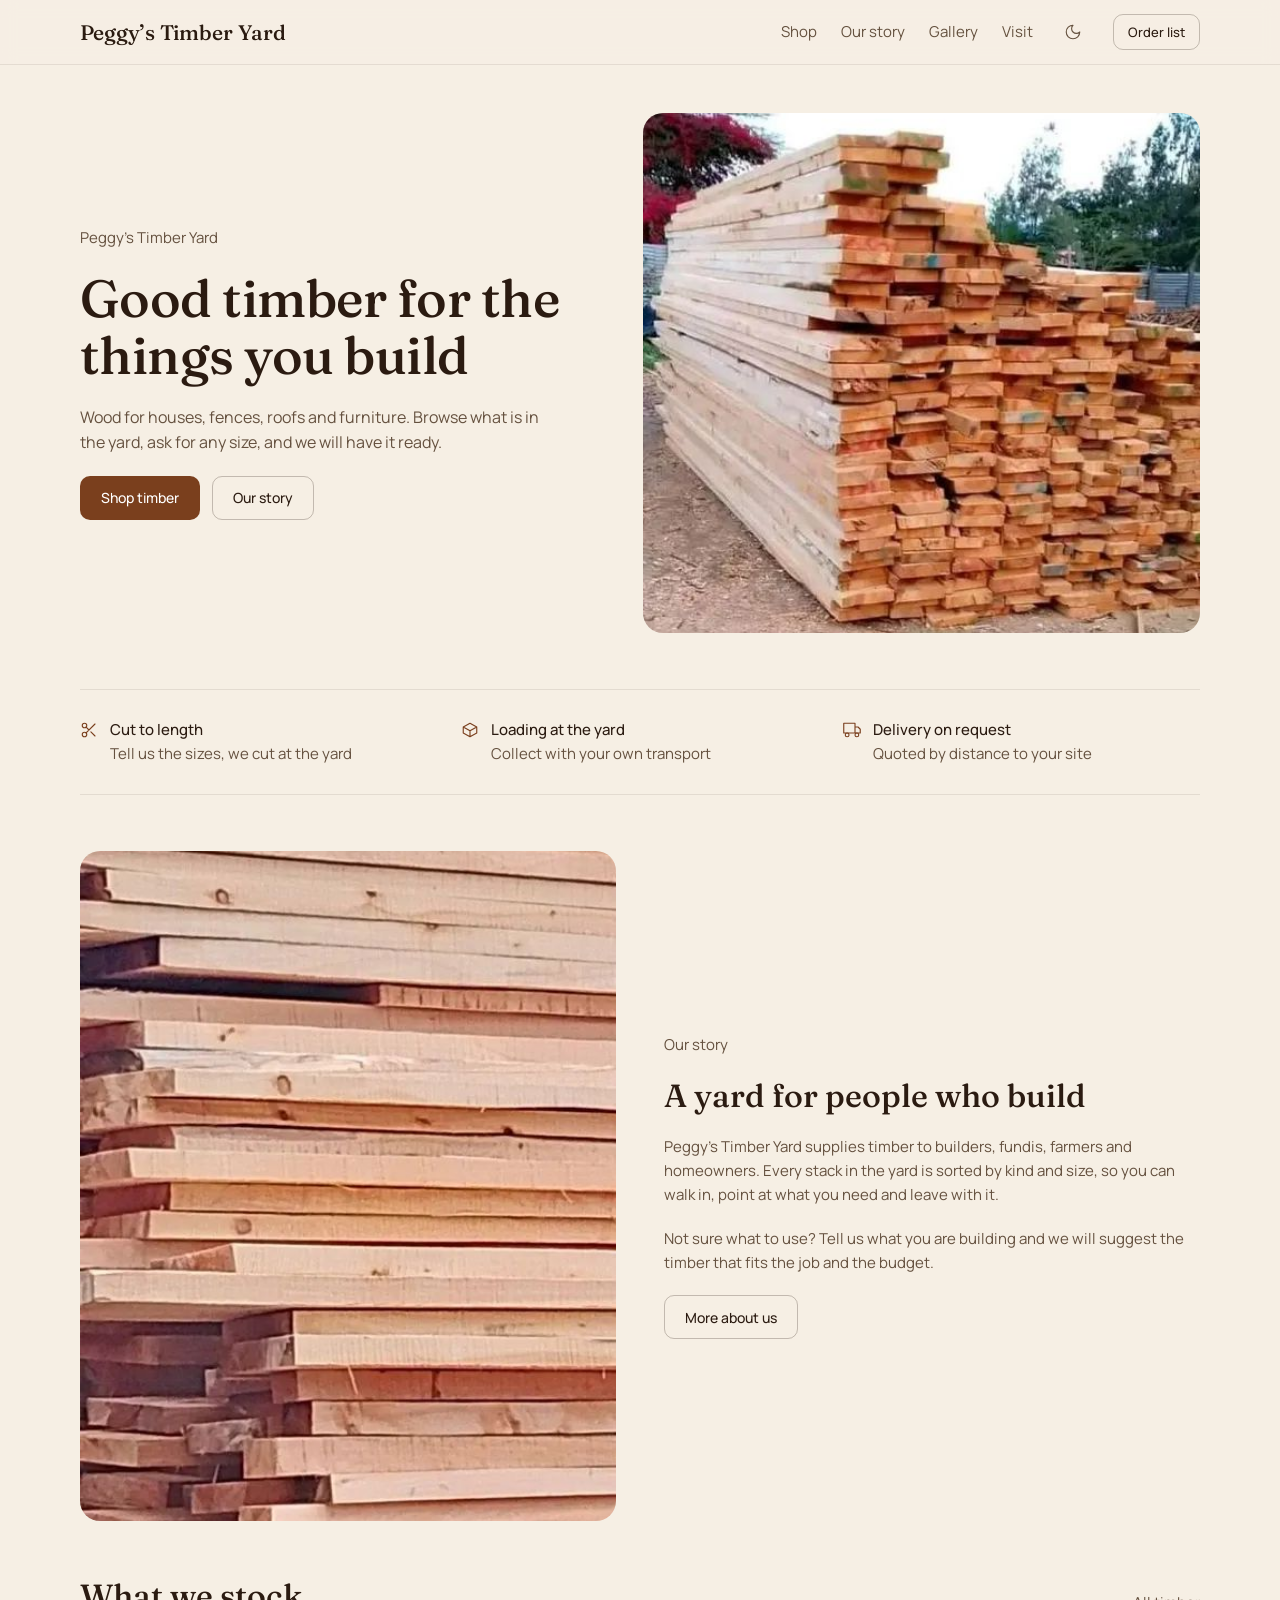
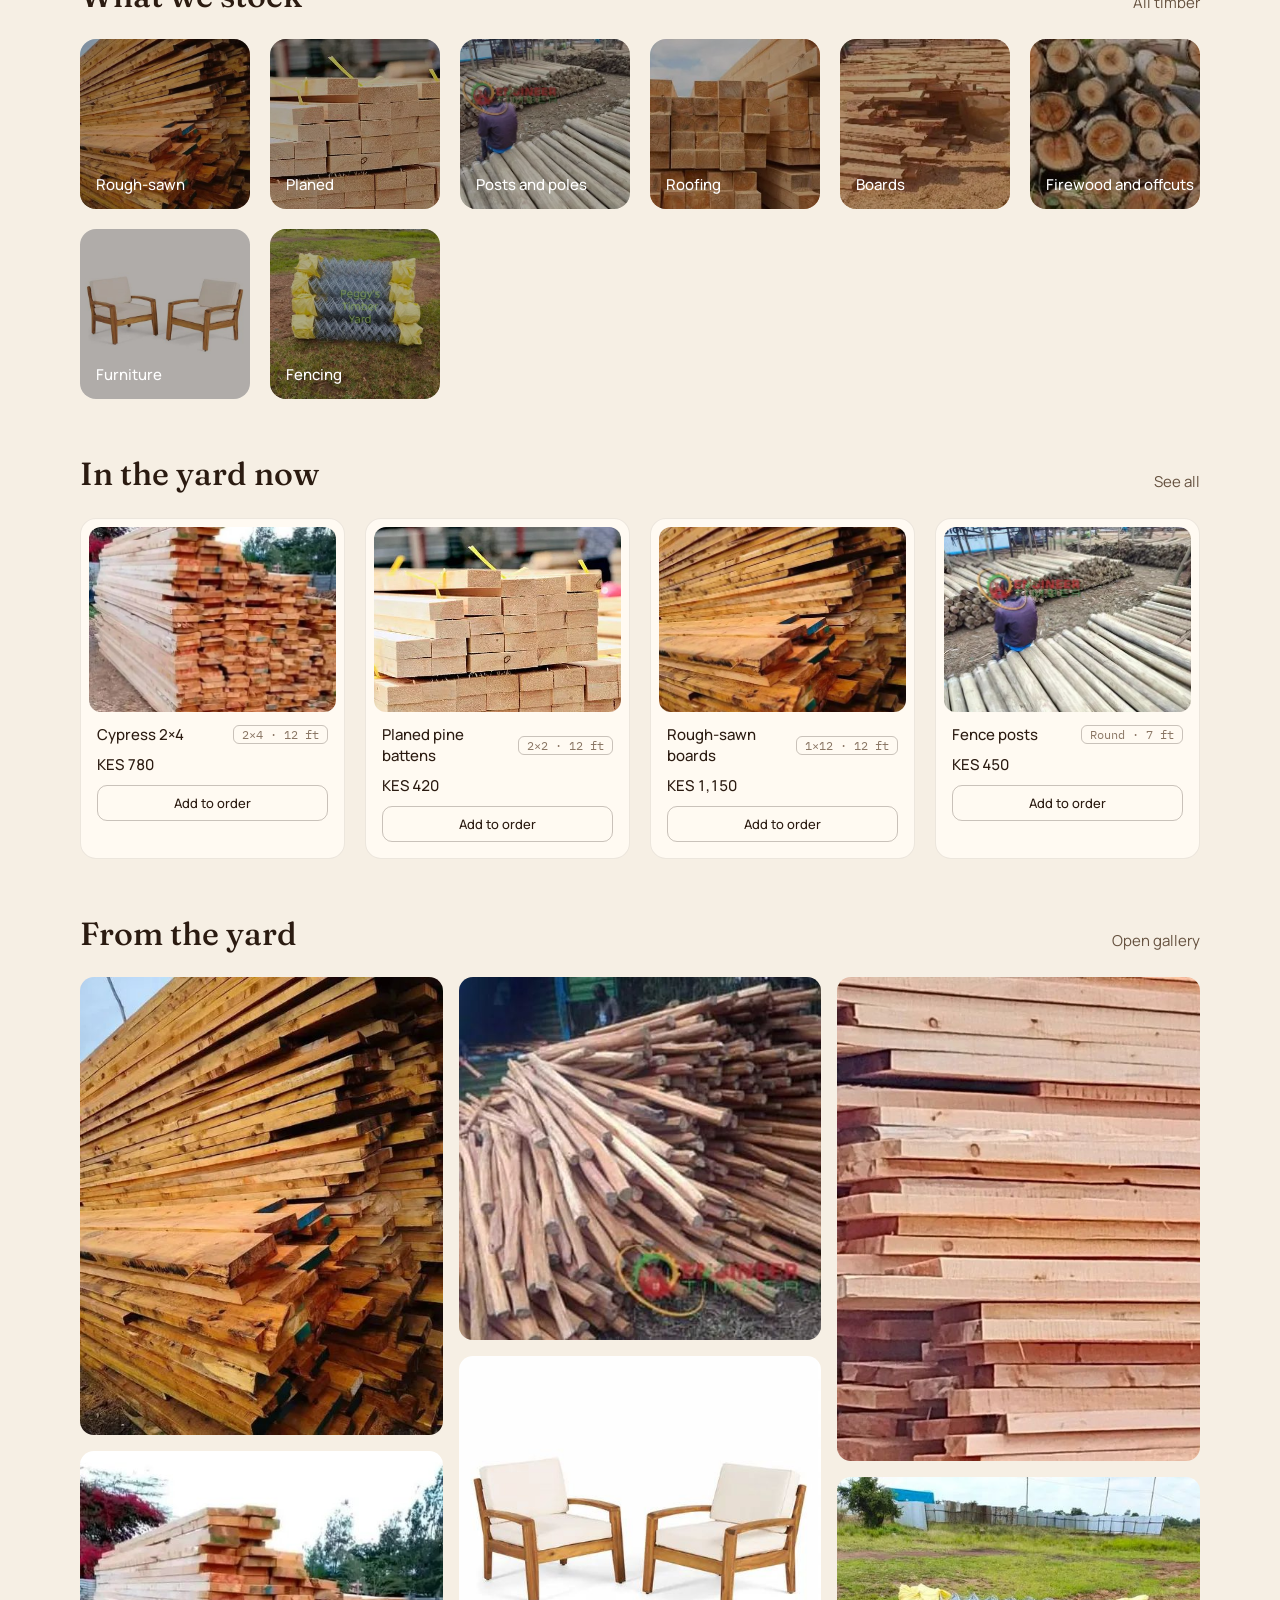
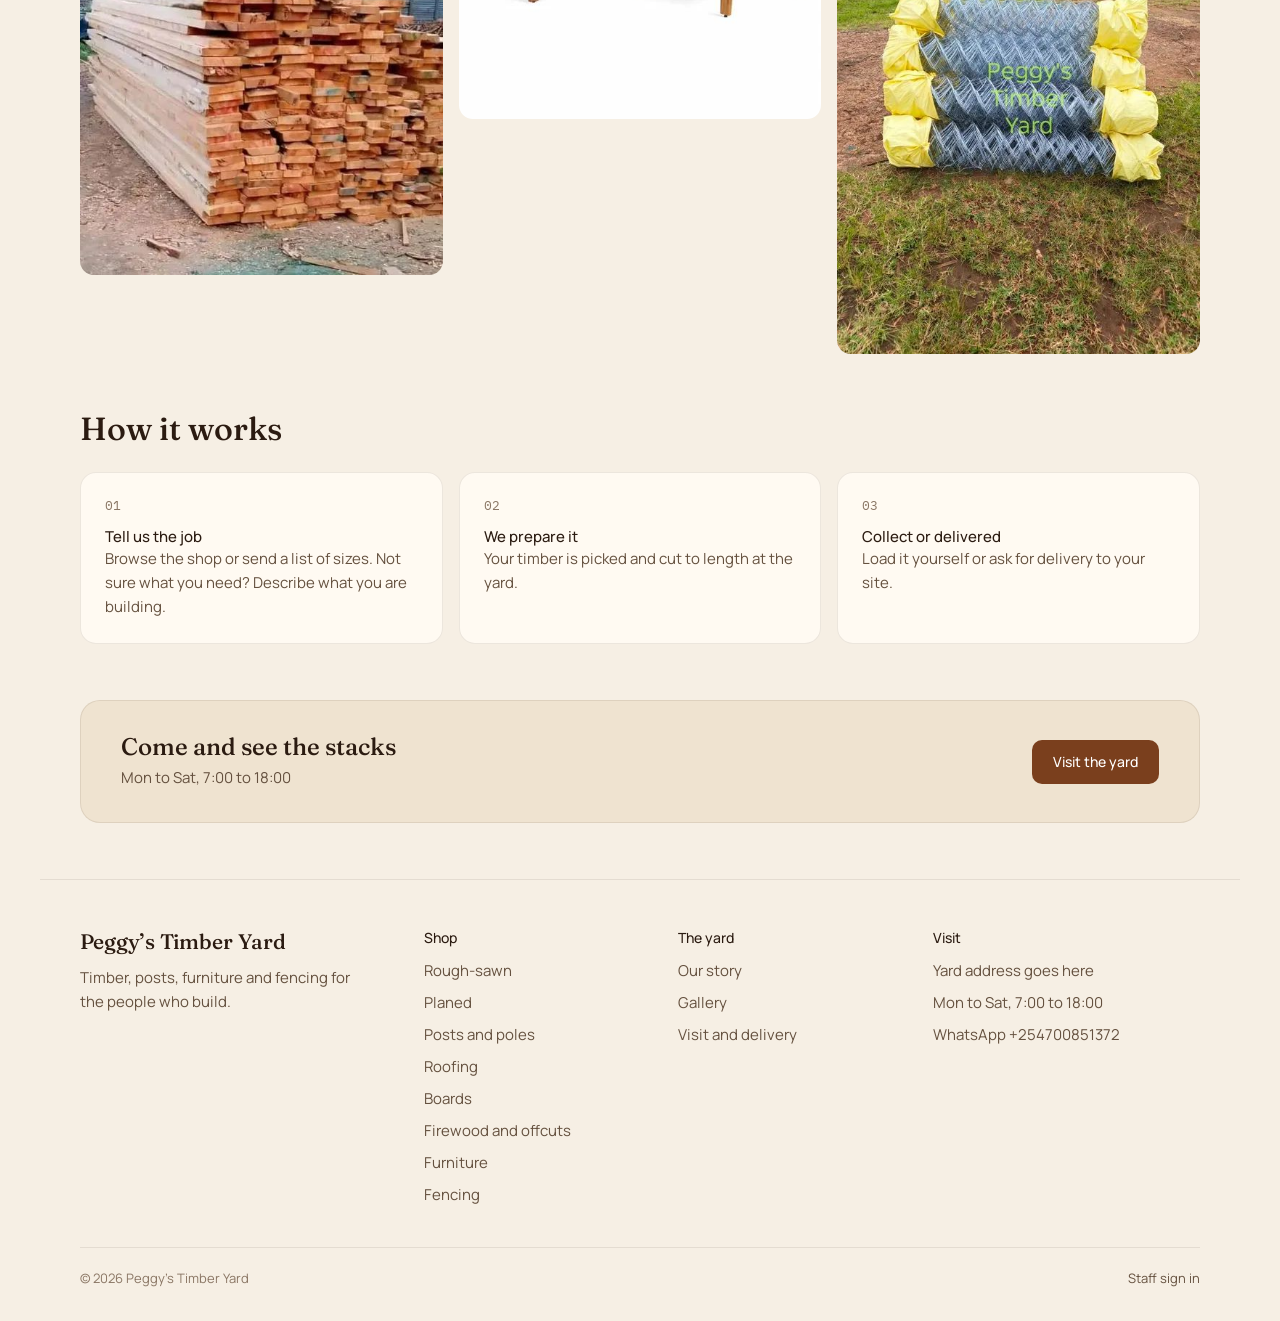
<file: index.html>
<!doctype html>
<html lang="en">
<head>
<meta charset="utf-8">
<meta name="viewport" content="width=device-width, initial-scale=1, viewport-fit=cover">
<script>
(function(){var d=document.documentElement,t=null;try{t=localStorage.getItem('pty:theme')}catch(e){}
if(!t)t=matchMedia('(prefers-color-scheme: dark)').matches?'dark':'light';d.setAttribute('data-theme',t)})();
</script>
<title>Peggy’s Timber Yard · Timber, posts, furniture and fencing</title>
<meta name="description" content="Timber for building, fencing and roofing. Browse the yard, build an order list and send it on WhatsApp.">
<meta property="og:title" content="Peggy’s Timber Yard">
<meta property="og:description" content="Wood for houses, fences, roofs and furniture.">
<link rel="icon" href="public/favicon.svg" type="image/svg+xml">
<link rel="stylesheet" href="css/fonts.css">
<link rel="stylesheet" href="css/app.css">
<script type="module" src="js/main.js"></script>
</head>
<body>
<a class="skip" href="#main" onclick="event.preventDefault();document.getElementById('app').focus()">Skip to content</a>
<div id="hd"></div>
<main id="app" tabindex="-1"></main>
<div id="ft"></div>
<div id="toast" role="status" aria-live="polite"></div>
<noscript><p style="padding:24px">Peggy’s Timber Yard needs JavaScript to browse the shop.</p></noscript>
</body>
</html>
</file>
<file: css/fonts.css>
@font-face{font-family:Fraunces;font-weight:400;font-display:swap;src:url(../public/fonts/fraunces-latin-400-normal.woff2) format("woff2")}
@font-face{font-family:Fraunces;font-weight:500;font-display:swap;src:url(../public/fonts/fraunces-latin-500-normal.woff2) format("woff2")}
@font-face{font-family:Manrope;font-weight:400;font-display:swap;src:url(../public/fonts/manrope-latin-400-normal.woff2) format("woff2")}
@font-face{font-family:Manrope;font-weight:500;font-display:swap;src:url(../public/fonts/manrope-latin-500-normal.woff2) format("woff2")}
@font-face{font-family:Manrope;font-weight:600;font-display:swap;src:url(../public/fonts/manrope-latin-600-normal.woff2) format("woff2")}
@font-face{font-family:"IBM Plex Mono";font-weight:400;font-display:swap;src:url(../public/fonts/ibm-plex-mono-latin-400-normal.woff2) format("woff2")}
</file>
<file: css/app.css>
:root{--e:cubic-bezier(.2,.7,.2,1);--pad:clamp(16px,4vw,40px);--fh:Fraunces,Georgia,serif;--fb:Manrope,system-ui,-apple-system,"Segoe UI",sans-serif;--fm:"IBM Plex Mono",ui-monospace,monospace}
[data-theme=light]{--bg:#f6efe4;--card:#fffaf2;--ink:#2b1b11;--soft:#65513f;--mut:#8a7664;--line:#2b1b1117;--line2:#2b1b1140;--a:#7a3f1d;--on:#fff;--hl:#efe3d0;color-scheme:light}
[data-theme=dark]{--bg:#16100b;--card:#20160f;--ink:#efe4d3;--soft:#c4b199;--mut:#94826e;--line:#efe4d31a;--line2:#efe4d340;--a:#d99a5b;--on:#16100b;--hl:#2a1d14;color-scheme:dark}
*{box-sizing:border-box}html{scroll-padding-top:env(safe-area-inset-top,0px)}
body{margin:0;background:var(--bg);color:var(--ink);font:400 15px/1.6 var(--fb);transition:background-color .2s,color .2s;padding-bottom:env(safe-area-inset-bottom,0px)}
body.lock{overflow:hidden}img{display:block;width:100%;height:100%;object-fit:cover}a{color:inherit;text-decoration:none}button,input,select,textarea{font:inherit;color:inherit}
h1,h2{font-family:var(--fh);font-weight:500;margin:0}h3{font:500 15px/1.4 var(--fb);margin:0}h1{font-size:clamp(32px,4.4vw,52px);line-height:1.1;letter-spacing:-.01em}h2{font-size:clamp(24px,3vw,32px);line-height:1.2}p{margin:0}
:focus-visible{outline:2px solid var(--a);outline-offset:2px}#app:focus{outline:none}
.skip{position:absolute;left:-999px;top:8px;background:var(--ink);color:var(--bg);padding:10px 16px;border-radius:8px;z-index:100}.skip:focus{left:16px}
.w{padding-inline:var(--pad);max-width:1200px;margin-inline:auto}.s{padding-block:56px}.mut{color:var(--mut)}.soft{color:var(--soft)}.num{font-variant-numeric:tabular-nums}
.btn,.b2{display:inline-flex;align-items:center;justify-content:center;gap:8px;min-height:44px;padding:0 20px;border-radius:10px;font:500 14px var(--fb);cursor:pointer;border:1px solid transparent;transition:background-color .15s,border-color .15s,opacity .15s,transform .15s var(--e)}
.btn{background:var(--a);color:var(--on)}.btn:hover{opacity:.9}.b2{background:none;border-color:var(--line2)}.b2:hover{background:var(--hl)}.btn:active,.b2:active{transform:scale(.98)}
.btn[disabled],.b2[disabled]{opacity:.55;cursor:not-allowed}.btn.wait,.b2.wait{cursor:progress}.sm{min-height:36px;padding:0 14px;font-size:13px}
.ib{width:40px;height:40px;padding:0;border-radius:10px;background:none;border:0;display:inline-grid;place-items:center;cursor:pointer;color:var(--soft);transition:background-color .15s}.ib:hover{background:var(--hl)}
.hd{position:sticky;top:0;z-index:20;background:color-mix(in srgb,var(--bg) 94%,transparent);backdrop-filter:blur(8px);border-bottom:1px solid var(--line);padding-top:env(safe-area-inset-top,0px)}
.hd .w{display:flex;align-items:center;gap:20px;height:64px}.logo{font:500 21px var(--fh);margin-right:auto;white-space:nowrap}
.nav{display:flex;gap:24px;color:var(--soft)}.nav a{padding:6px 0;border-bottom:1px solid transparent;transition:color .15s,border-color .15s}.nav a:hover,.nav a[aria-current]{color:var(--ink);border-color:var(--a)}.menu{display:none}
.cnt{display:inline-grid;place-items:center;min-width:18px;height:18px;padding:0 5px;border-radius:9px;background:var(--a);color:var(--on);font-size:11px}.cnt:empty,.cnt[data-n="0"]{display:none}
.hero{display:grid;grid-template-columns:1fr 1.1fr;gap:56px;align-items:center;padding-block:48px 56px}.hero .im{height:clamp(300px,44vw,520px);border-radius:20px}
.stk{display:grid;gap:20px}.lead{font-size:16px;color:var(--soft);max-width:460px}.row{display:flex;gap:12px;flex-wrap:wrap;align-items:center}.rw{display:flex;justify-content:space-between;align-items:center;gap:12px}
.im{overflow:hidden;background:var(--line);border-radius:12px}
.svc{display:grid;grid-template-columns:repeat(auto-fit,minmax(220px,1fr));gap:24px;padding-block:28px;border-block:1px solid var(--line)}.svc div{display:flex;gap:12px;color:var(--soft)}.svc svg{flex:none;margin-top:3px;color:var(--a)}.svc b{display:block;font-weight:500;color:var(--ink)}
.g{display:grid;gap:20px;grid-template-columns:repeat(auto-fill,minmax(240px,1fr))}.g.cats{grid-template-columns:repeat(auto-fill,minmax(170px,1fr))}
.cd{background:var(--card);border:1px solid var(--line);border-radius:16px;padding:8px;display:flex;flex-direction:column;transition:border-color .15s}.cd:hover{border-color:var(--line2)}
.cd .im{aspect-ratio:4/3}.cd .t{padding:12px 8px 8px;display:grid;gap:8px}.pr{font-weight:500}
.tg{font:400 12px var(--fm);color:var(--mut);border:1px solid var(--line2);border-radius:6px;padding:1px 8px;white-space:nowrap}.lo{font-size:12px;color:var(--a)}
.cat{position:relative;display:block;aspect-ratio:1;border-radius:16px;overflow:hidden}.cat .im{position:absolute;inset:0;border-radius:0}.cat:after{content:"";position:absolute;inset:0;background:#1a0f08a0;opacity:.55;transition:opacity .2s}.cat:hover:after{opacity:.75}.cat span{position:absolute;z-index:2;left:16px;bottom:14px;color:#fff;font:500 15px var(--fb)}
.sh{display:flex;justify-content:space-between;align-items:end;gap:16px;margin-bottom:24px;flex-wrap:wrap}
.chips{display:flex;gap:8px;flex-wrap:wrap}.chips a{border:1px solid var(--line2);border-radius:99px;padding:6px 16px;color:var(--soft);transition:background-color .15s}.chips a:hover{background:var(--hl)}.chips a[aria-current]{background:var(--a);color:var(--on);border-color:var(--a)}
.in{animation:up .28s var(--e) both}@keyframes up{from{opacity:0;transform:translateY(8px)}}
.sk{display:grid;gap:20px;padding-block:48px}.sk i{display:block;background:var(--line);border-radius:12px;height:20px;width:40%}.sk .a{height:48px;width:55%}.sk .b{display:grid;grid-template-columns:repeat(auto-fill,minmax(240px,1fr));gap:20px;width:100%;background:none;height:auto}.sk .b i{height:260px;width:100%;border-radius:16px}
.fld{display:grid;gap:6px;font-size:13px;color:var(--soft)}.inp{width:100%;min-height:44px;padding:0 14px;border:1px solid var(--line2);border-radius:10px;background:var(--card);transition:border-color .15s}.inp:focus{outline:none;border-color:var(--a)}textarea.inp{padding:12px 14px;resize:vertical;line-height:1.5}.inp.bad{border-color:#b3402a}
.two{display:grid;grid-template-columns:1fr 1fr;gap:48px}.pg .im{aspect-ratio:1;border-radius:20px}
.qty{display:inline-flex;align-items:center;border:1px solid var(--line2);border-radius:10px}.qty button{width:36px;height:36px;background:none;border:0;cursor:pointer;font-size:18px;color:var(--soft)}.qty button:hover{color:var(--ink)}.qty span{min-width:28px;text-align:center}.pg .qty button{width:40px;height:42px}
.dl{display:grid;grid-template-columns:auto 1fr;gap:8px 24px;margin:0}.dl dt{color:var(--mut)}.dl dd{margin:0}
.gal{columns:3 220px;column-gap:16px}.gal button{display:block;width:100%;margin:0 0 16px;padding:0;border:0;background:none;break-inside:avoid;cursor:zoom-in}.gal .im{border-radius:14px}.gal img{height:auto;transition:opacity .2s}.gal button:hover img{opacity:.88}
.stp{display:grid;grid-template-columns:repeat(auto-fit,minmax(220px,1fr));gap:16px}.stp>div{background:var(--card);border:1px solid var(--line);border-radius:16px;padding:24px}.stp .n{display:block;font:400 13px var(--fm);color:var(--mut);margin-bottom:12px}
.band{background:var(--hl);border:1px solid var(--line);border-radius:20px;padding:32px 40px;display:flex;justify-content:space-between;align-items:center;gap:24px;flex-wrap:wrap}
.ft{border-top:1px solid var(--line);margin-top:40px;padding-block:48px 32px}.ft .cols{display:grid;grid-template-columns:1.4fr 1fr 1fr 1.2fr;gap:32px}.ft h4{font:500 14px var(--fb);margin:0 0 12px}.ft a,.ft li{color:var(--soft)}.ft ul{list-style:none;margin:0;padding:0;display:grid;gap:8px}.ft a:hover{color:var(--ink)}.ft .base{display:flex;justify-content:space-between;gap:16px;flex-wrap:wrap;margin-top:40px;padding-top:20px;border-top:1px solid var(--line);color:var(--mut);font-size:13px}
/* cart drawer */
.ov{position:fixed;inset:0;background:#1a0f08;opacity:0;visibility:hidden;transition:opacity .25s,visibility .25s;z-index:40}.ov.on{opacity:.5;visibility:visible}
.dr{position:fixed;top:0;right:0;bottom:0;width:min(440px,100%);background:var(--bg);border-left:1px solid var(--line);z-index:50;display:flex;flex-direction:column;transform:translateX(100%);visibility:hidden;transition:transform .3s var(--e),visibility .3s;padding-top:env(safe-area-inset-top,0px);outline:none}.dr.on{transform:none;visibility:visible}
.dh{display:flex;justify-content:space-between;align-items:center;padding:16px 20px 16px 24px;border-bottom:1px solid var(--line)}.dh h2{font-size:22px}
.dform{display:flex;flex-direction:column;flex:1;min-height:0}.db{flex:1;overflow-y:auto;padding:8px 24px 24px;overscroll-behavior:contain}.df{padding:16px 24px calc(16px + env(safe-area-inset-bottom,0px));border-top:1px solid var(--line);display:grid;gap:12px;background:var(--bg)}
.li{display:grid;grid-template-columns:64px 1fr auto;gap:14px;align-items:center;padding:16px 0;border-bottom:1px solid var(--line)}.li .im{width:64px;height:64px;border-radius:10px}.li h3{font-size:14px}.li .ctl{display:flex;align-items:center;gap:4px;margin-top:8px}
.seg{display:grid;grid-template-columns:1fr 1fr;gap:8px}.seg label{display:flex;align-items:center;justify-content:center;min-height:44px;border:1px solid var(--line2);border-radius:10px;cursor:pointer;color:var(--soft);transition:background-color .15s,border-color .15s}.seg input:checked+span{color:var(--on)}.seg label:has(input:checked){background:var(--a);border-color:var(--a);color:var(--on)}.seg input{position:absolute;opacity:0;pointer-events:none}
.emp{text-align:center;padding:72px 0;display:grid;gap:12px;justify-items:center}.emp svg{color:var(--mut)}
.ok{width:48px;height:48px;border-radius:50%;background:var(--hl);display:grid;place-items:center;color:var(--a)}
/* admin */
.adm #hd,.adm #ft{display:none}.ad{display:grid;grid-template-columns:220px 1fr;min-height:100vh;min-height:100dvh}.ad aside{border-right:1px solid var(--line);padding:20px 16px;display:grid;gap:4px;align-content:start}.ad aside a{display:flex;gap:10px;align-items:center;height:36px;padding:0 12px;border-radius:8px;color:var(--soft);transition:background-color .15s;white-space:nowrap}.ad aside a:hover{background:var(--hl)}.ad aside a[aria-current]{background:var(--hl);color:var(--ink);box-shadow:inset 0 0 0 1px var(--line)}.ad main{padding:28px var(--pad);max-width:1100px;width:100%}
.st3{display:grid;grid-template-columns:1.4fr 1fr 1fr;gap:16px;margin:24px 0}.stat{background:var(--card);border:1px solid var(--line);border-radius:14px;padding:20px}.stat b.f{display:block;font:500 32px var(--fh);margin:4px 0}
.tw{overflow-x:auto;border:1px solid var(--line);border-radius:14px;background:var(--card)}table{border-collapse:collapse;width:100%;min-width:560px}th{font:500 13px var(--fb);color:var(--mut);text-align:left;padding:12px 16px;border-bottom:1px solid var(--line)}td{padding:10px 16px;height:56px;border-bottom:1px solid var(--line);vertical-align:middle}tr:last-child td{border:0}tbody tr:hover{background:var(--hl)}td .im{width:40px;height:40px;border-radius:8px}.th{display:flex;align-items:center;gap:12px}
.bar{height:4px;border-radius:2px;background:var(--line);overflow:hidden;margin-top:6px}.bar i{display:block;height:100%;background:var(--mut);transition:width .5s var(--e)}.bar i.l{background:var(--a)}
.sw{position:relative;width:36px;height:20px;border-radius:10px;background:var(--line2);border:0;cursor:pointer;transition:background-color .15s}.sw:after{content:"";position:absolute;top:2px;left:2px;width:16px;height:16px;border-radius:50%;background:var(--bg);transition:transform .15s var(--e)}.sw[aria-checked=true]{background:var(--a)}.sw[aria-checked=true]:after{transform:translateX(16px)}
.ag{display:grid;grid-template-columns:repeat(auto-fill,minmax(200px,1fr));gap:16px}.ag .stat{padding:8px;display:grid;gap:8px}.ag .im{aspect-ratio:4/3}
dialog{border:1px solid var(--line2);border-radius:18px;background:var(--bg);color:var(--ink);padding:24px;width:min(460px,92vw);max-height:92dvh}dialog::backdrop{background:#0008}dialog form{display:grid;gap:16px}
dialog.lb{padding:0;width:min(900px,94vw);overflow:hidden}dialog.lb img{height:auto;max-height:74vh;object-fit:contain;background:var(--line)}
#toast{position:fixed;left:50%;bottom:calc(24px + env(safe-area-inset-bottom,0px));transform:translate(-50%,16px);background:var(--ink);color:var(--bg);padding:10px 18px;border-radius:10px;font-size:14px;opacity:0;pointer-events:none;transition:opacity .2s,transform .2s var(--e);z-index:80}#toast.on{opacity:1;transform:translate(-50%,0)}
@media(max-width:860px){.hero,.two,.ad{grid-template-columns:1fr}.hero .im{order:-1;height:300px}.nav{display:none;position:absolute;top:100%;left:0;right:0;flex-direction:column;gap:0;background:var(--bg);border-bottom:1px solid var(--line);padding:8px var(--pad)}.nav.open{display:flex}.nav a{padding:12px 0;border:0}.menu{display:inline-grid}.ft .cols{grid-template-columns:1fr 1fr}.st3{grid-template-columns:1fr}.ad aside{grid-auto-flow:column;border:0;border-bottom:1px solid var(--line);overflow-x:auto}.band{padding:24px}}
@media(prefers-reduced-motion:reduce){*,*:after{animation:none!important;transition:none!important}}
.btn,.b2{white-space:nowrap}
@media(max-width:480px){.hd .w{gap:8px}.logo{font-size:18px}.hd .b2.sm{padding:0 10px}}
</file>
